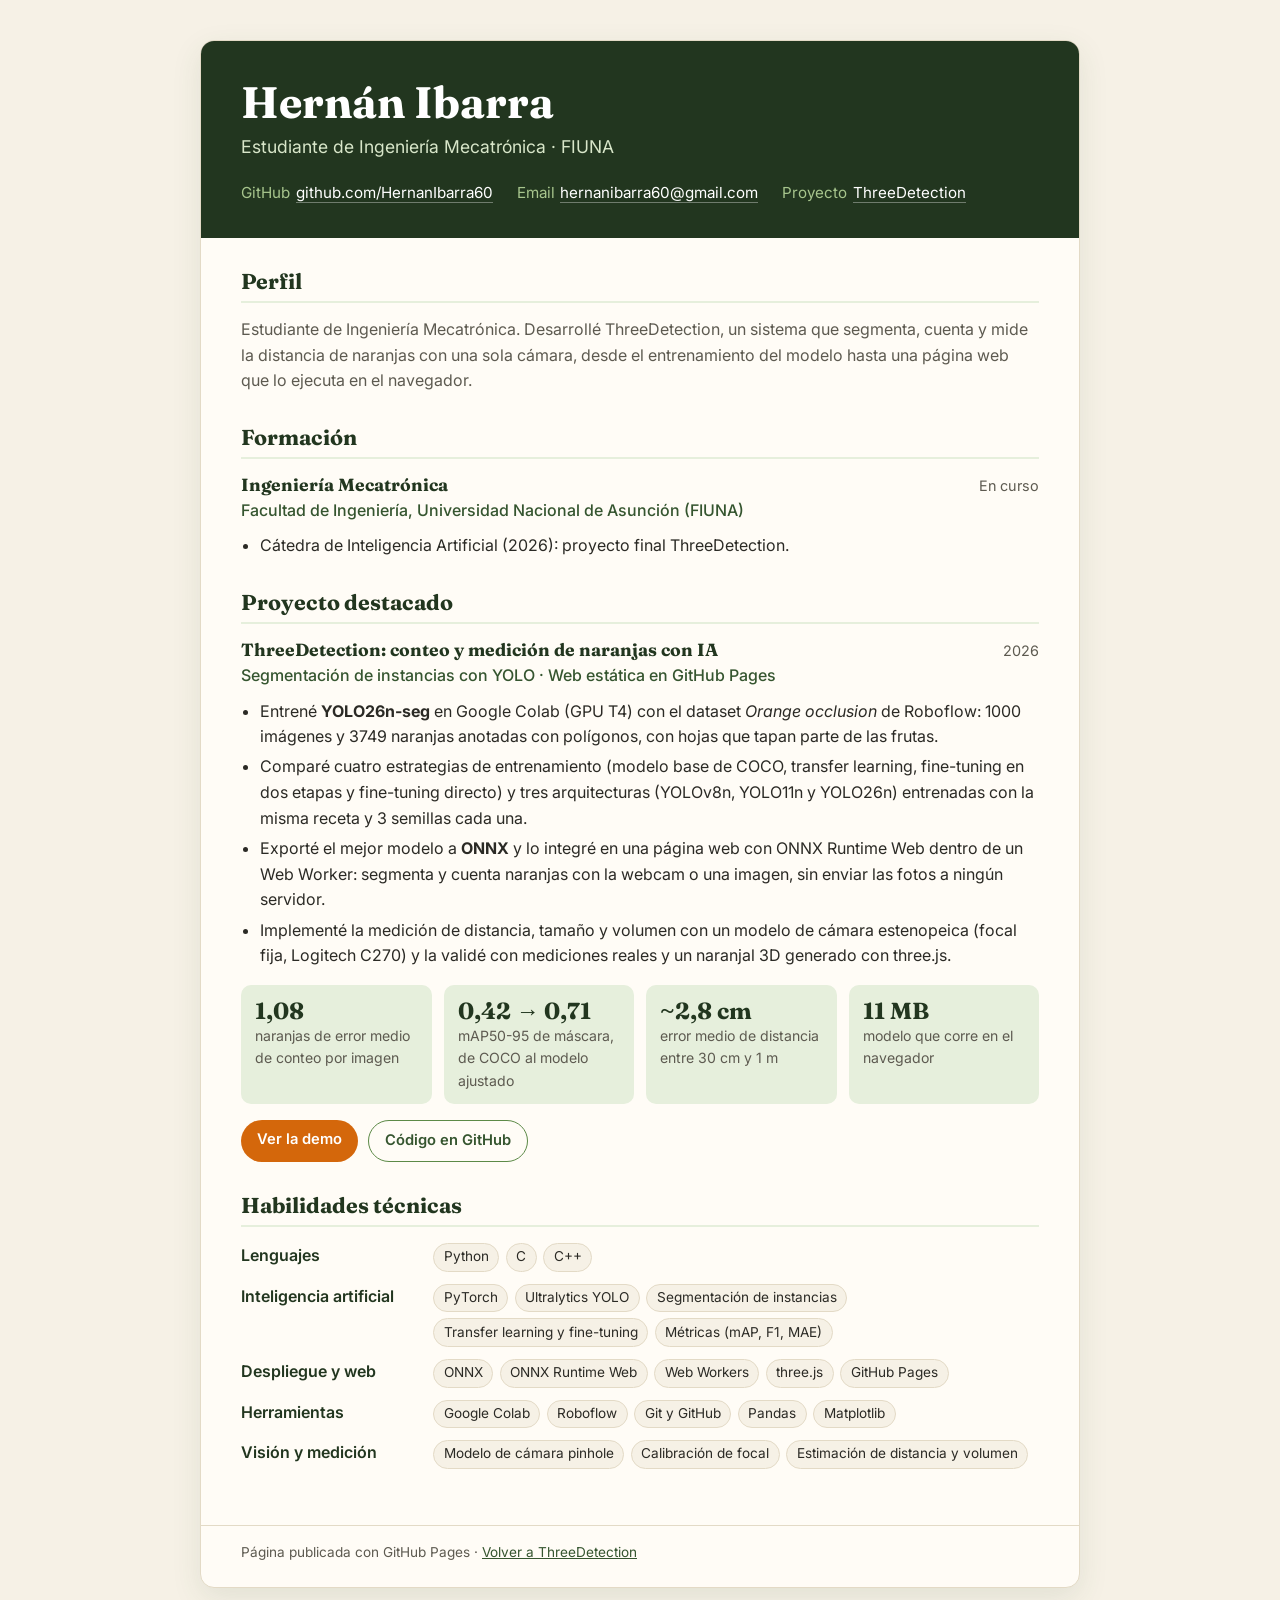
<file: cv.html>
<!DOCTYPE html>
<html lang="es">
<head>
  <meta charset="UTF-8">
  <meta name="viewport" content="width=device-width, initial-scale=1.0">
  <title>Hernán Ibarra · CV</title>
  <meta name="description" content="Currículum de Hernán Ibarra, estudiante de Ingeniería Mecatrónica en la FIUNA. Proyecto destacado: ThreeDetection, segmentación y conteo de naranjas con YOLO en el navegador.">

  <link rel="preconnect" href="https://fonts.googleapis.com">
  <link rel="preconnect" href="https://fonts.gstatic.com" crossorigin>
  <link href="https://fonts.googleapis.com/css2?family=Fraunces:opsz,wght@9..144,500;9..144,700&family=Inter:wght@400;500;600&display=swap" rel="stylesheet">

  <style>
    :root {
      --cream: #f6f1e6;
      --paper: #fffcf6;
      --line: #e3dac6;
      --green-900: #22361f;
      --green-700: #35552f;
      --green-500: #5c8a47;
      --green-100: #e6efdc;
      --orange-600: #d4670b;
      --text: #2b2a25;
      --text-soft: #5d5a50;
      --radius: 14px;
      --font-display: "Fraunces", Georgia, serif;
      --font-body: "Inter", system-ui, -apple-system, "Segoe UI", sans-serif;
    }

    *, *::before, *::after { box-sizing: border-box; }

    body {
      margin: 0;
      font-family: var(--font-body);
      font-size: 1rem;
      line-height: 1.6;
      color: var(--text);
      background: var(--cream);
      -webkit-font-smoothing: antialiased;
    }

    h1, h2, h3 { font-family: var(--font-display); color: var(--green-900); line-height: 1.15; margin: 0; }
    p { margin: 0; }
    a { color: var(--green-700); }
    a:hover { color: var(--orange-600); }

    .page {
      width: min(880px, 100% - 2rem);
      margin: 2.5rem auto;
      background: var(--paper);
      border: 1px solid var(--line);
      border-radius: var(--radius);
      box-shadow: 0 10px 30px rgba(53, 85, 47, 0.10);
      overflow: hidden;
    }

    /* Encabezado */
    .head {
      background: var(--green-900);
      color: #f3f6ee;
      padding: 2.25rem 2.5rem 2rem;
    }
    .head h1 { color: #fff; font-size: clamp(2rem, 5vw, 2.75rem); }
    .head__role { margin-top: .35rem; font-size: 1.1rem; color: #d8e6c9; }
    .contact {
      display: flex;
      flex-wrap: wrap;
      gap: .5rem 1.5rem;
      margin: 1.25rem 0 0;
      padding: 0;
      list-style: none;
      font-size: .95rem;
    }
    .contact a { color: #fff; text-decoration: none; border-bottom: 1px solid rgba(255,255,255,.35); }
    .contact a:hover { color: #f6b26b; border-color: #f6b26b; }
    .contact span { color: #a7c58d; margin-right: .35rem; }

    /* Cuerpo */
    .body { padding: 2rem 2.5rem 2.5rem; display: grid; gap: 2rem; }
    section h2 {
      font-size: 1.35rem;
      padding-bottom: .4rem;
      margin-bottom: .9rem;
      border-bottom: 2px solid var(--green-100);
    }
    .lead { color: var(--text-soft); }

    .item + .item { margin-top: 1.1rem; }
    .item__top { display: flex; flex-wrap: wrap; justify-content: space-between; gap: .25rem 1rem; align-items: baseline; }
    .item h3 { font-size: 1.1rem; }
    .item__when { font-size: .9rem; color: var(--text-soft); white-space: nowrap; }
    .item__where { color: var(--green-700); font-weight: 500; margin-top: .1rem; }

    ul.points { margin: .6rem 0 0; padding-left: 1.2rem; }
    ul.points li + li { margin-top: .3rem; }

    .stats {
      display: grid;
      grid-template-columns: repeat(auto-fit, minmax(150px, 1fr));
      gap: .75rem;
      margin: 1rem 0 .25rem;
      padding: 0;
      list-style: none;
    }
    .stats li {
      background: var(--green-100);
      border-radius: 10px;
      padding: .75rem .9rem;
      font-size: .88rem;
      color: var(--text-soft);
    }
    .stats strong {
      display: block;
      font-family: var(--font-display);
      font-size: 1.45rem;
      color: var(--green-900);
      line-height: 1.2;
    }

    .links { display: flex; flex-wrap: wrap; gap: .6rem; margin-top: 1rem; }
    .btn {
      display: inline-block;
      padding: .5rem 1rem;
      border-radius: 999px;
      background: var(--orange-600);
      color: #fff;
      text-decoration: none;
      font-weight: 600;
      font-size: .92rem;
    }
    .btn:hover { color: #fff; background: #b8590a; }
    .btn--ghost { background: transparent; color: var(--green-700); border: 1.5px solid var(--green-500); }
    .btn--ghost:hover { background: var(--green-100); color: var(--green-900); }

    .skills { display: grid; gap: .75rem; }
    .skills__row { display: grid; grid-template-columns: 11rem 1fr; gap: .5rem 1rem; }
    .skills__row dt { font-weight: 600; color: var(--green-900); }
    .skills__row dd { margin: 0; }
    .tags { display: flex; flex-wrap: wrap; gap: .4rem; }
    .tags span {
      font-size: .85rem;
      padding: .15rem .6rem;
      border-radius: 999px;
      background: var(--cream);
      border: 1px solid var(--line);
    }

    .foot {
      padding: 1rem 2.5rem 1.5rem;
      font-size: .85rem;
      color: var(--text-soft);
      border-top: 1px solid var(--line);
    }

    @media (max-width: 600px) {
      .page { margin: 1rem auto; }
      .head, .body, .foot { padding-left: 1.25rem; padding-right: 1.25rem; }
      .skills__row { grid-template-columns: 1fr; gap: .25rem; }
    }

    @media print {
      body { background: #fff; }
      .page { margin: 0; width: 100%; border: 0; box-shadow: none; }
      .links, .foot { display: none; }
    }
  </style>
</head>
<body>
  <article class="page">
    <header class="head">
      <h1>Hernán Ibarra</h1>
      <p class="head__role">Estudiante de Ingeniería Mecatrónica · FIUNA</p>
      <ul class="contact">
        <li><span>GitHub</span><a href="https://github.com/HernanIbarra60">github.com/HernanIbarra60</a></li>
        <li><span>Email</span><a href="mailto:hernanibarra60@gmail.com">hernanibarra60@gmail.com</a></li>
        <li><span>Proyecto</span><a href="https://hernanibarra60.github.io/ThreeDetection/">ThreeDetection</a></li>
      </ul>
    </header>

    <div class="body">
      <section aria-labelledby="perfil">
        <h2 id="perfil">Perfil</h2>
        <p class="lead">
          Estudiante de Ingeniería Mecatrónica. Desarrollé ThreeDetection, un sistema que
          segmenta, cuenta y mide la distancia de naranjas con una sola cámara, desde el
          entrenamiento del modelo hasta una página web que lo ejecuta en el navegador.
        </p>
      </section>

      <section aria-labelledby="formacion">
        <h2 id="formacion">Formación</h2>
        <div class="item">
          <div class="item__top">
            <h3>Ingeniería Mecatrónica</h3>
            <span class="item__when">En curso</span>
          </div>
          <p class="item__where">Facultad de Ingeniería, Universidad Nacional de Asunción (FIUNA)</p>
          <ul class="points">
            <li>Cátedra de Inteligencia Artificial (2026): proyecto final ThreeDetection.</li>
          </ul>
        </div>
      </section>

      <section aria-labelledby="proyecto">
        <h2 id="proyecto">Proyecto destacado</h2>
        <div class="item">
          <div class="item__top">
            <h3>ThreeDetection: conteo y medición de naranjas con IA</h3>
            <span class="item__when">2026</span>
          </div>
          <p class="item__where">Segmentación de instancias con YOLO · Web estática en GitHub Pages</p>
          <ul class="points">
            <li>
              Entrené <strong>YOLO26n-seg</strong> en Google Colab (GPU T4) con el dataset
              <em>Orange occlusion</em> de Roboflow: 1000 imágenes y 3749 naranjas anotadas
              con polígonos, con hojas que tapan parte de las frutas.
            </li>
            <li>
              Comparé cuatro estrategias de entrenamiento (modelo base de COCO, transfer
              learning, fine-tuning en dos etapas y fine-tuning directo) y tres arquitecturas
              (YOLOv8n, YOLO11n y YOLO26n) entrenadas con la misma receta y 3 semillas cada una.
            </li>
            <li>
              Exporté el mejor modelo a <strong>ONNX</strong> y lo integré en una página web con
              ONNX Runtime Web dentro de un Web Worker: segmenta y cuenta naranjas con la
              webcam o una imagen, sin enviar las fotos a ningún servidor.
            </li>
            <li>
              Implementé la medición de distancia, tamaño y volumen con un modelo de cámara
              estenopeica (focal fija, Logitech C270) y la validé con mediciones reales y un
              naranjal 3D generado con three.js.
            </li>
          </ul>

          <ul class="stats" aria-label="Resultados principales">
            <li><strong>1,08</strong>naranjas de error medio de conteo por imagen</li>
            <li><strong>0,42 → 0,71</strong>mAP50-95 de máscara, de COCO al modelo ajustado</li>
            <li><strong>~2,8 cm</strong>error medio de distancia entre 30 cm y 1 m</li>
            <li><strong>11 MB</strong>modelo que corre en el navegador</li>
          </ul>

          <div class="links">
            <a class="btn" href="https://hernanibarra60.github.io/ThreeDetection/">Ver la demo</a>
            <a class="btn btn--ghost" href="https://github.com/HernanIbarra60/ThreeDetection">Código en GitHub</a>
          </div>
        </div>
      </section>

      <section aria-labelledby="habilidades">
        <h2 id="habilidades">Habilidades técnicas</h2>
        <dl class="skills">
          <div class="skills__row">
            <dt>Lenguajes</dt>
            <dd class="tags"><span>Python</span><span>C</span><span>C++</span></dd>
          </div>
          <div class="skills__row">
            <dt>Inteligencia artificial</dt>
            <dd class="tags"><span>PyTorch</span><span>Ultralytics YOLO</span><span>Segmentación de instancias</span><span>Transfer learning y fine-tuning</span><span>Métricas (mAP, F1, MAE)</span></dd>
          </div>
          <div class="skills__row">
            <dt>Despliegue y web</dt>
            <dd class="tags"><span>ONNX</span><span>ONNX Runtime Web</span><span>Web Workers</span><span>three.js</span><span>GitHub Pages</span></dd>
          </div>
          <div class="skills__row">
            <dt>Herramientas</dt>
            <dd class="tags"><span>Google Colab</span><span>Roboflow</span><span>Git y GitHub</span><span>Pandas</span><span>Matplotlib</span></dd>
          </div>
          <div class="skills__row">
            <dt>Visión y medición</dt>
            <dd class="tags"><span>Modelo de cámara pinhole</span><span>Calibración de focal</span><span>Estimación de distancia y volumen</span></dd>
          </div>
        </dl>
      </section>
    </div>

    <footer class="foot">
      Página publicada con GitHub Pages ·
      <a href="./">Volver a ThreeDetection</a>
    </footer>
  </article>
</body>
</html>
</file>
